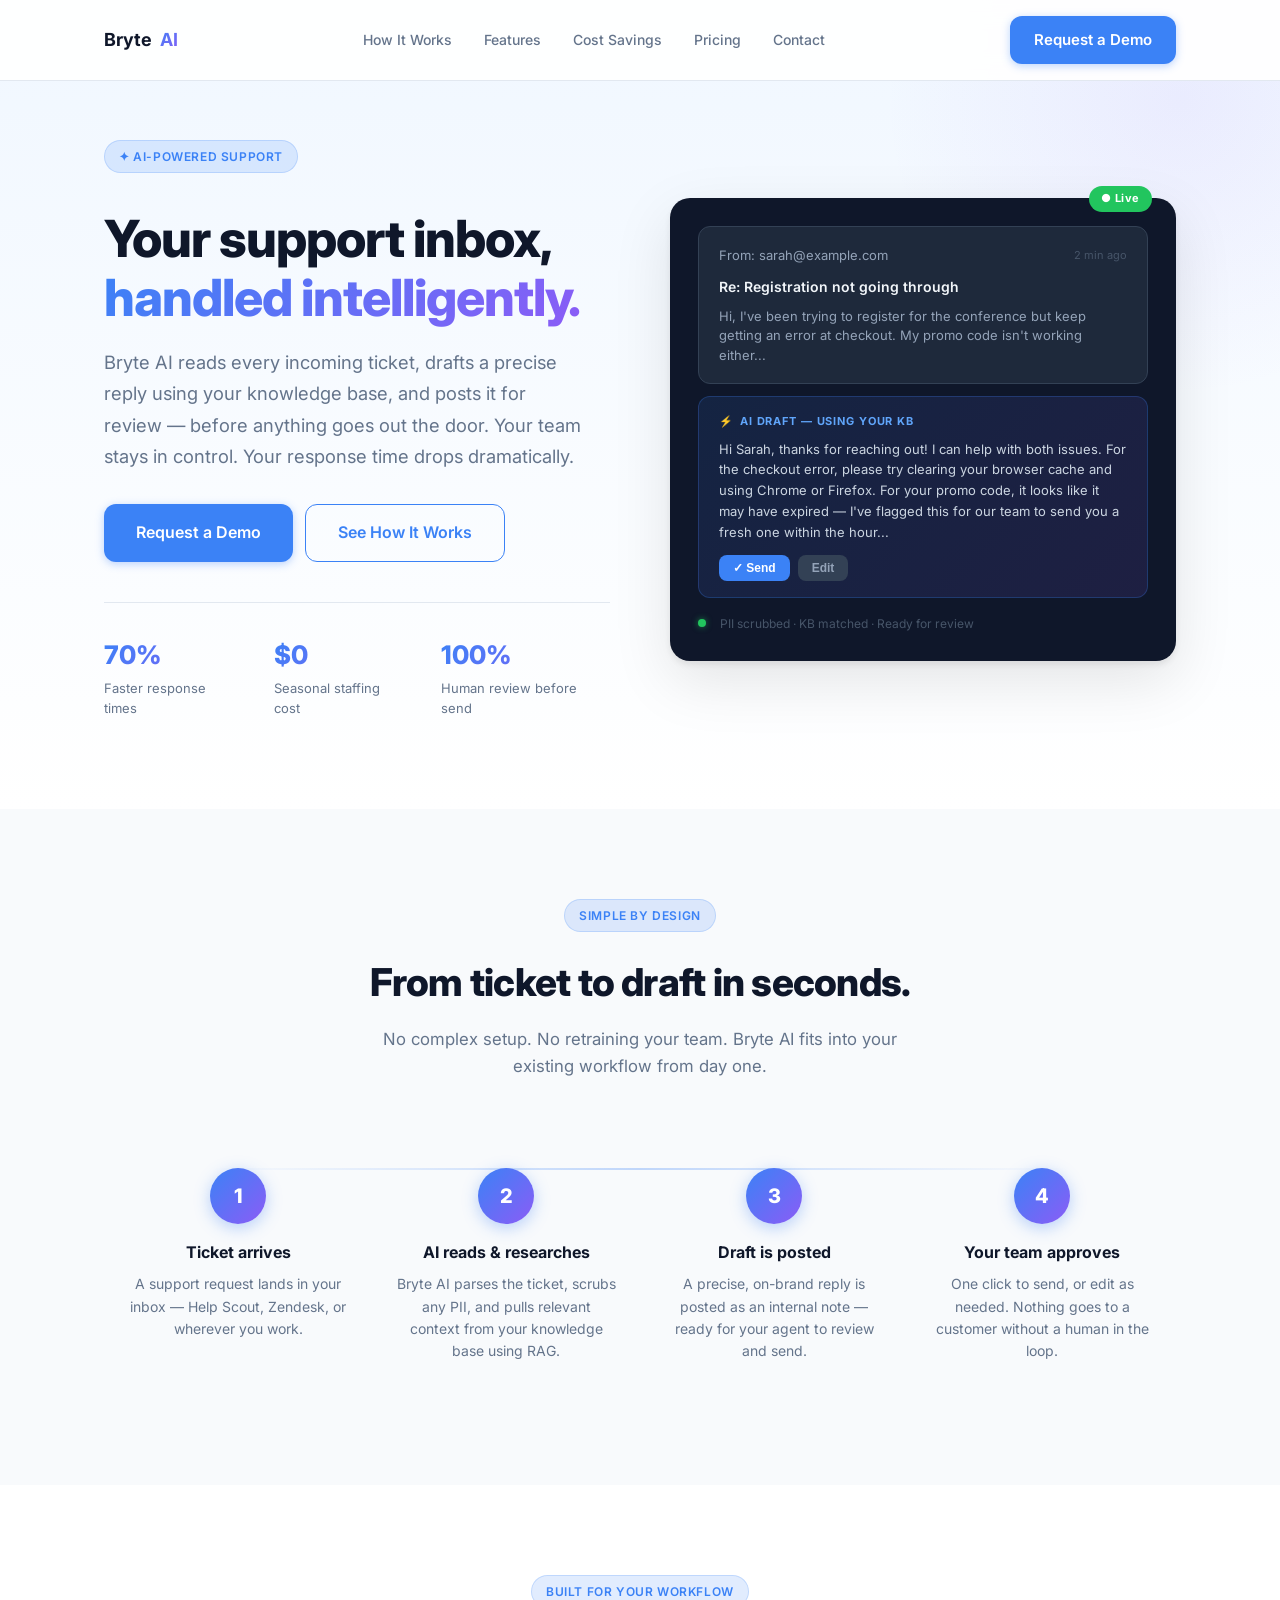
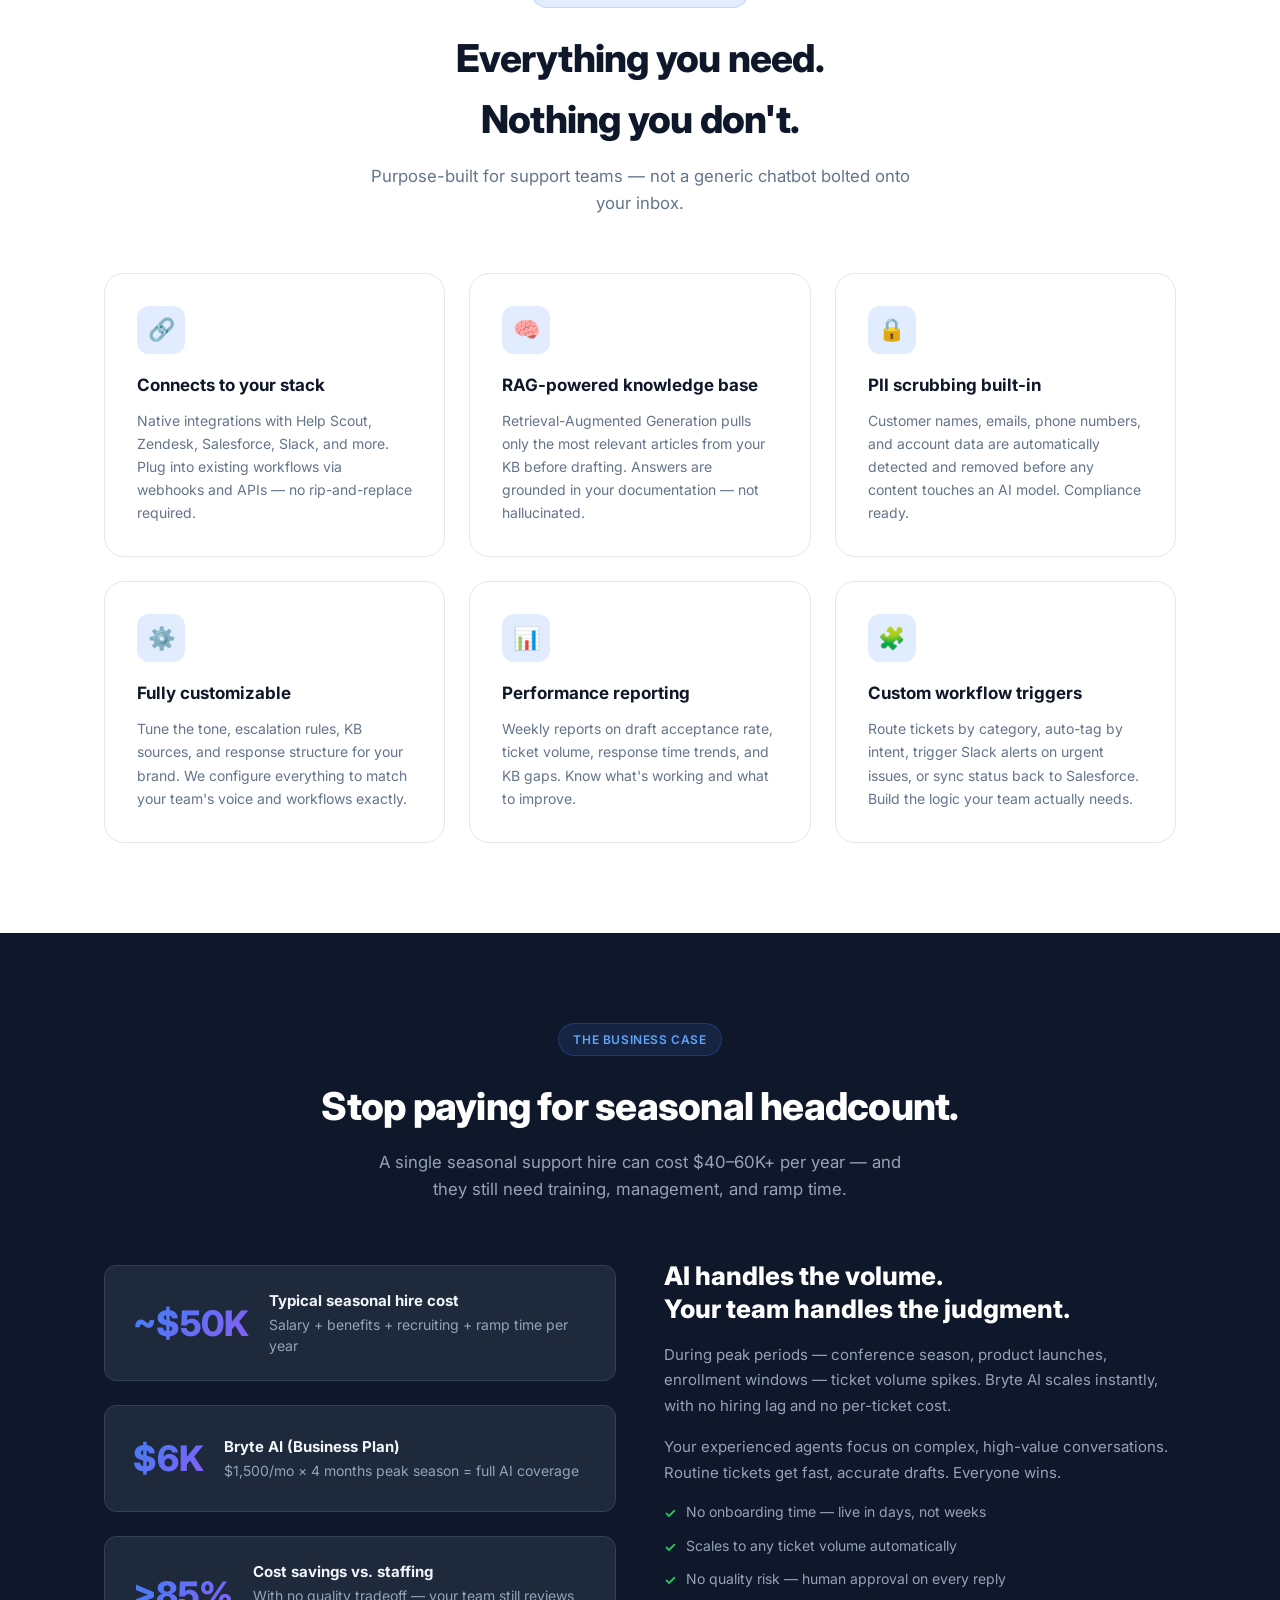
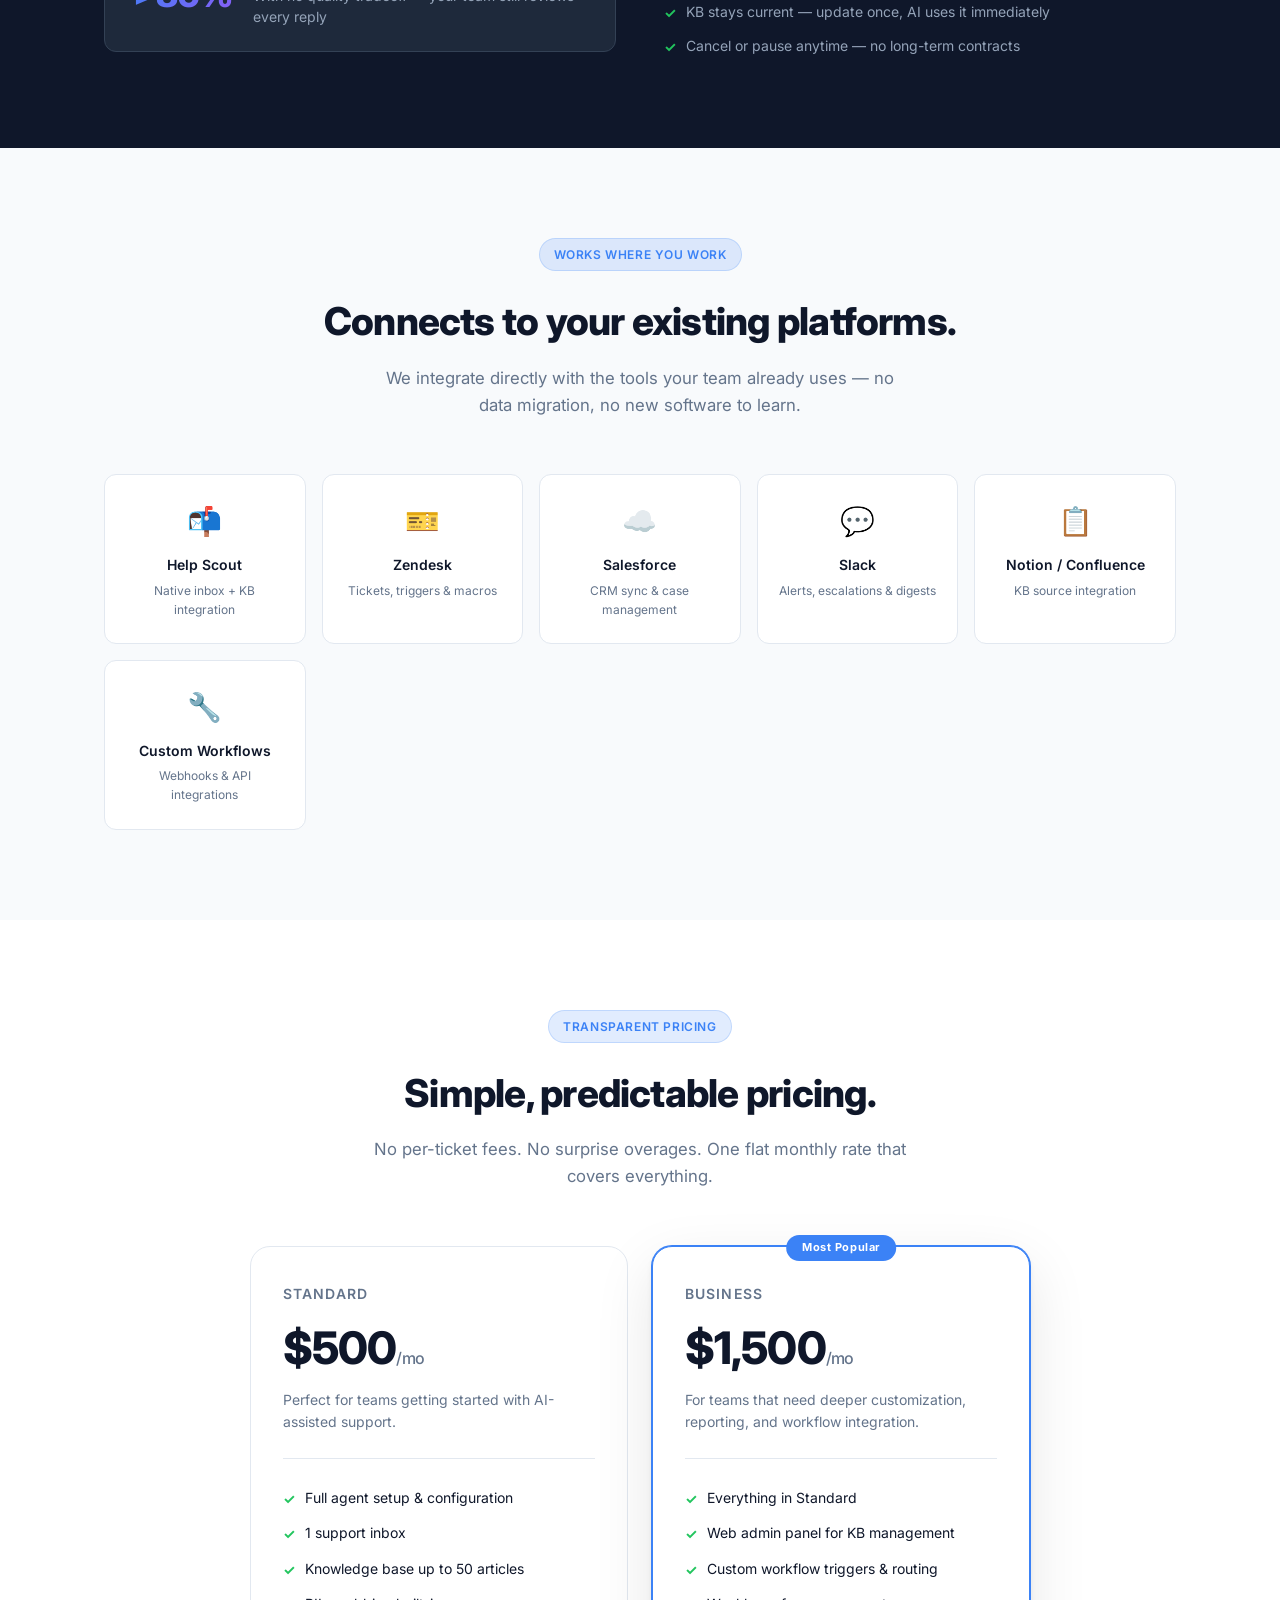
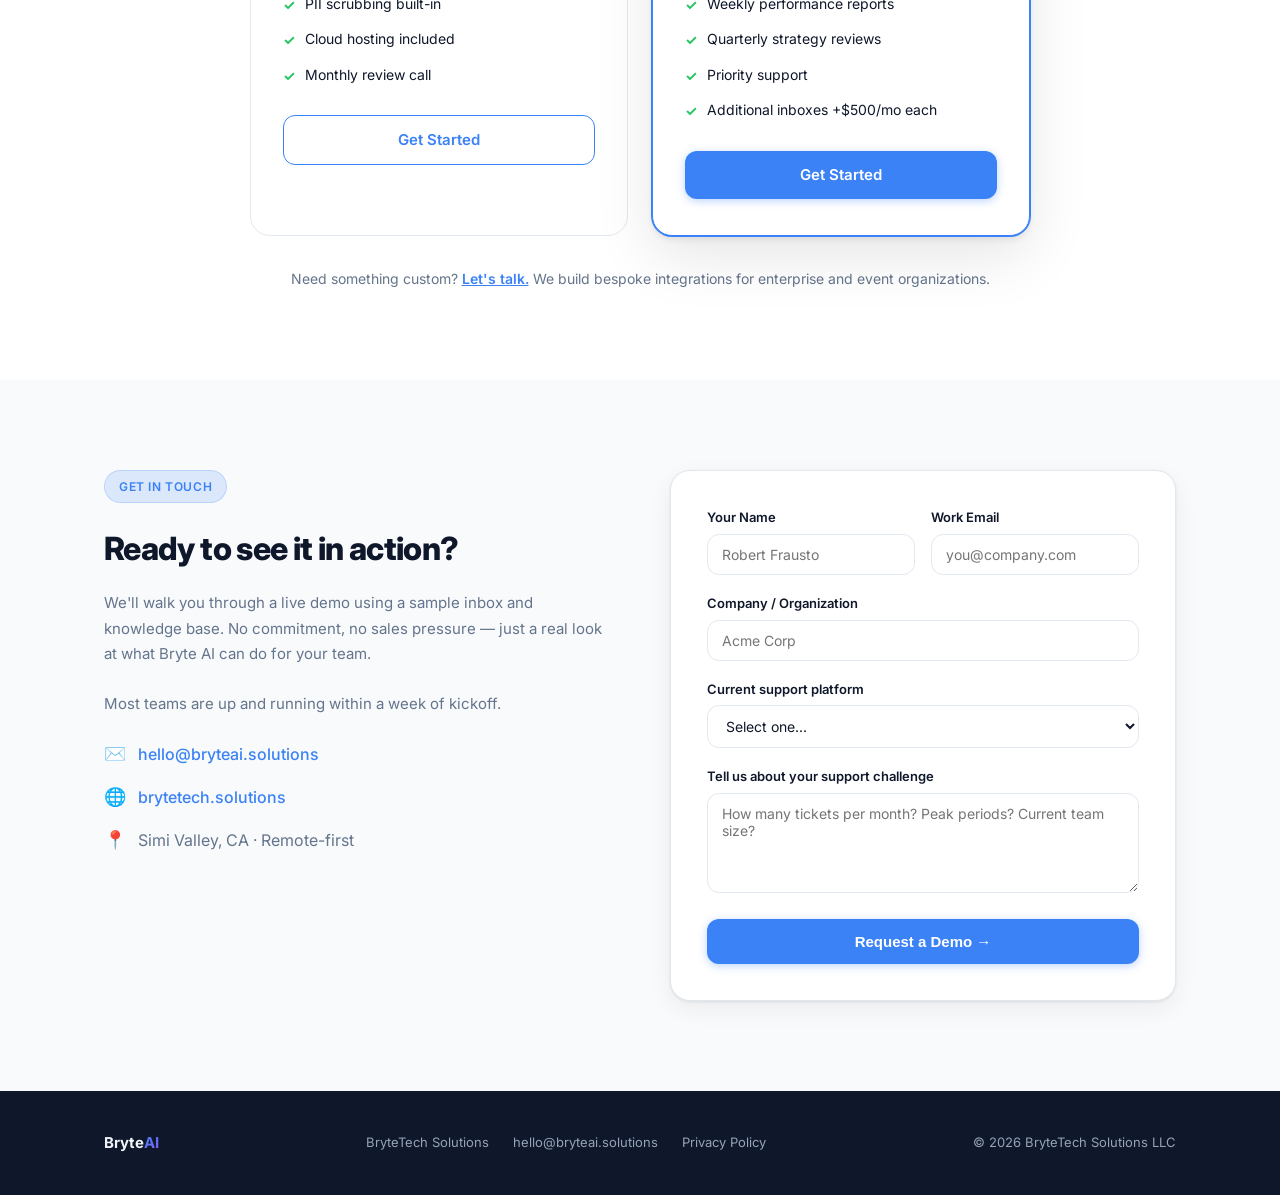
<file: index.html>
<!DOCTYPE html>
<html lang="en">
<head>
  <meta charset="UTF-8" />
  <meta name="viewport" content="width=device-width, initial-scale=1.0" />
  <title>Bryte AI — AI Support Agent for Modern Teams</title>
  <meta name="description" content="Bryte AI reads your support inbox, drafts intelligent replies using your knowledge base, and integrates with the tools you already use. Cut support costs without cutting quality." />
  <link rel="preconnect" href="https://fonts.googleapis.com" />
  <link rel="preconnect" href="https://fonts.gstatic.com" crossorigin />
  <link href="https://fonts.googleapis.com/css2?family=Inter:wght@400;500;600;700;800&display=swap" rel="stylesheet" />
  <link rel="stylesheet" href="styles.css" />
</head>
<body>

  <!-- NAV -->
  <nav>
    <div class="nav-inner">
      <a href="/" class="nav-logo">Bryte<span>AI</span></a>
      <ul class="nav-links">
        <li><a href="#how-it-works">How It Works</a></li>
        <li><a href="#features">Features</a></li>
        <li><a href="#savings">Cost Savings</a></li>
        <li><a href="#pricing">Pricing</a></li>
        <li><a href="#contact">Contact</a></li>
      </ul>
      <div class="nav-cta">
        <a href="#contact" class="btn btn-primary">Request a Demo</a>
      </div>
    </div>
  </nav>

  <!-- HERO -->
  <section class="hero">
    <div class="hero-inner">
      <div class="hero-copy">
        <div class="hero-eyebrow">
          <span class="badge">✦ AI-Powered Support</span>
        </div>
        <h1>Your support inbox,<br /><span class="gradient-text">handled intelligently.</span></h1>
        <p>Bryte AI reads every incoming ticket, drafts a precise reply using your knowledge base, and posts it for review — before anything goes out the door. Your team stays in control. Your response time drops dramatically.</p>
        <div class="hero-ctas">
          <a href="#contact" class="btn btn-primary btn-lg">Request a Demo</a>
          <a href="#how-it-works" class="btn btn-outline btn-lg">See How It Works</a>
        </div>
        <div class="hero-stats">
          <div>
            <div class="hero-stat-num">70%</div>
            <div class="hero-stat-label">Faster response times</div>
          </div>
          <div>
            <div class="hero-stat-num">$0</div>
            <div class="hero-stat-label">Seasonal staffing cost</div>
          </div>
          <div>
            <div class="hero-stat-num">100%</div>
            <div class="hero-stat-label">Human review before send</div>
          </div>
        </div>
      </div>
      <div class="hero-visual">
        <div class="hero-badge-live">● Live</div>
        <div class="ticket">
          <div class="ticket-header">
            <span class="ticket-from">From: sarah@example.com</span>
            <span style="font-size:11px;color:#475569;">2 min ago</span>
          </div>
          <div class="ticket-subject">Re: Registration not going through</div>
          <div class="ticket-body" style="margin-top:8px;">Hi, I've been trying to register for the conference but keep getting an error at checkout. My promo code isn't working either...</div>
        </div>
        <div class="ai-draft">
          <div class="ai-draft-label">
            <span>⚡</span> AI Draft — using your KB
          </div>
          <div class="ai-draft-text">
            Hi Sarah, thanks for reaching out! I can help with both issues. For the checkout error, please try clearing your browser cache and using Chrome or Firefox. For your promo code, it looks like it may have expired — I've flagged this for our team to send you a fresh one within the hour...
          </div>
          <div class="ai-actions">
            <button class="ai-btn ai-btn-send">✓ Send</button>
            <button class="ai-btn ai-btn-edit">Edit</button>
          </div>
        </div>
        <div style="margin-top:16px;display:flex;align-items:center;gap:8px;font-size:12px;color:#475569;">
          <span class="status-dot"></span>
          PII scrubbed · KB matched · Ready for review
        </div>
      </div>
    </div>
  </section>

  <!-- HOW IT WORKS -->
  <section class="section section-alt" id="how-it-works">
    <div class="container">
      <div class="section-header">
        <span class="badge">Simple by design</span>
        <h2>From ticket to draft in seconds.</h2>
        <p>No complex setup. No retraining your team. Bryte AI fits into your existing workflow from day one.</p>
      </div>
      <div class="steps">
        <div class="step">
          <div class="step-num">1</div>
          <h3>Ticket arrives</h3>
          <p>A support request lands in your inbox — Help Scout, Zendesk, or wherever you work.</p>
        </div>
        <div class="step">
          <div class="step-num">2</div>
          <h3>AI reads & researches</h3>
          <p>Bryte AI parses the ticket, scrubs any PII, and pulls relevant context from your knowledge base using RAG.</p>
        </div>
        <div class="step">
          <div class="step-num">3</div>
          <h3>Draft is posted</h3>
          <p>A precise, on-brand reply is posted as an internal note — ready for your agent to review and send.</p>
        </div>
        <div class="step">
          <div class="step-num">4</div>
          <h3>Your team approves</h3>
          <p>One click to send, or edit as needed. Nothing goes to a customer without a human in the loop.</p>
        </div>
      </div>
    </div>
  </section>

  <!-- FEATURES -->
  <section class="section" id="features">
    <div class="container">
      <div class="section-header">
        <span class="badge">Built for your workflow</span>
        <h2>Everything you need.<br />Nothing you don't.</h2>
        <p>Purpose-built for support teams — not a generic chatbot bolted onto your inbox.</p>
      </div>
      <div class="features-grid">
        <div class="feature-card">
          <div class="feature-icon">🔗</div>
          <h3>Connects to your stack</h3>
          <p>Native integrations with Help Scout, Zendesk, Salesforce, Slack, and more. Plug into existing workflows via webhooks and APIs — no rip-and-replace required.</p>
        </div>
        <div class="feature-card">
          <div class="feature-icon">🧠</div>
          <h3>RAG-powered knowledge base</h3>
          <p>Retrieval-Augmented Generation pulls only the most relevant articles from your KB before drafting. Answers are grounded in your documentation — not hallucinated.</p>
        </div>
        <div class="feature-card">
          <div class="feature-icon">🔒</div>
          <h3>PII scrubbing built-in</h3>
          <p>Customer names, emails, phone numbers, and account data are automatically detected and removed before any content touches an AI model. Compliance ready.</p>
        </div>
        <div class="feature-card">
          <div class="feature-icon">⚙️</div>
          <h3>Fully customizable</h3>
          <p>Tune the tone, escalation rules, KB sources, and response structure for your brand. We configure everything to match your team's voice and workflows exactly.</p>
        </div>
        <div class="feature-card">
          <div class="feature-icon">📊</div>
          <h3>Performance reporting</h3>
          <p>Weekly reports on draft acceptance rate, ticket volume, response time trends, and KB gaps. Know what's working and what to improve.</p>
        </div>
        <div class="feature-card">
          <div class="feature-icon">🧩</div>
          <h3>Custom workflow triggers</h3>
          <p>Route tickets by category, auto-tag by intent, trigger Slack alerts on urgent issues, or sync status back to Salesforce. Build the logic your team actually needs.</p>
        </div>
      </div>
    </div>
  </section>

  <!-- COST SAVINGS -->
  <section class="roi-section" id="savings">
    <div class="container">
      <div class="section-header">
        <span class="badge" style="color:#60a5fa;background:rgba(59,130,246,0.12);border-color:rgba(59,130,246,0.25);">The business case</span>
        <h2>Stop paying for seasonal headcount.</h2>
        <p style="color:#94a3b8;">A single seasonal support hire can cost $40–60K+ per year — and they still need training, management, and ramp time.</p>
      </div>
      <div class="roi-grid">
        <div class="roi-numbers">
          <div class="roi-item">
            <div class="roi-num">~$50K</div>
            <div class="roi-label"><strong>Typical seasonal hire cost</strong>Salary + benefits + recruiting + ramp time per year</div>
          </div>
          <div class="roi-item">
            <div class="roi-num">$6K</div>
            <div class="roi-label"><strong>Bryte AI (Business Plan)</strong>$1,500/mo × 4 months peak season = full AI coverage</div>
          </div>
          <div class="roi-item">
            <div class="roi-num">&gt;85%</div>
            <div class="roi-label"><strong>Cost savings vs. staffing</strong>With no quality tradeoff — your team still reviews every reply</div>
          </div>
        </div>
        <div class="roi-copy">
          <h3>AI handles the volume.<br />Your team handles the judgment.</h3>
          <p>During peak periods — conference season, product launches, enrollment windows — ticket volume spikes. Bryte AI scales instantly, with no hiring lag and no per-ticket cost.</p>
          <p>Your experienced agents focus on complex, high-value conversations. Routine tickets get fast, accurate drafts. Everyone wins.</p>
          <ul class="roi-list">
            <li>No onboarding time — live in days, not weeks</li>
            <li>Scales to any ticket volume automatically</li>
            <li>No quality risk — human approval on every reply</li>
            <li>KB stays current — update once, AI uses it immediately</li>
            <li>Cancel or pause anytime — no long-term contracts</li>
          </ul>
        </div>
      </div>
    </div>
  </section>

  <!-- PLATFORMS -->
  <section class="section section-alt">
    <div class="container">
      <div class="section-header">
        <span class="badge">Works where you work</span>
        <h2>Connects to your existing platforms.</h2>
        <p>We integrate directly with the tools your team already uses — no data migration, no new software to learn.</p>
      </div>
      <div class="platforms-grid">
        <div class="platform-card">
          <div class="platform-icon">📬</div>
          <div class="platform-name">Help Scout</div>
          <div class="platform-desc">Native inbox + KB integration</div>
        </div>
        <div class="platform-card">
          <div class="platform-icon">🎫</div>
          <div class="platform-name">Zendesk</div>
          <div class="platform-desc">Tickets, triggers & macros</div>
        </div>
        <div class="platform-card">
          <div class="platform-icon">☁️</div>
          <div class="platform-name">Salesforce</div>
          <div class="platform-desc">CRM sync & case management</div>
        </div>
        <div class="platform-card">
          <div class="platform-icon">💬</div>
          <div class="platform-name">Slack</div>
          <div class="platform-desc">Alerts, escalations & digests</div>
        </div>
        <div class="platform-card">
          <div class="platform-icon">📋</div>
          <div class="platform-name">Notion / Confluence</div>
          <div class="platform-desc">KB source integration</div>
        </div>
        <div class="platform-card">
          <div class="platform-icon">🔧</div>
          <div class="platform-name">Custom Workflows</div>
          <div class="platform-desc">Webhooks & API integrations</div>
        </div>
      </div>
    </div>
  </section>

  <!-- PRICING -->
  <section class="section" id="pricing">
    <div class="container">
      <div class="section-header">
        <span class="badge">Transparent pricing</span>
        <h2>Simple, predictable pricing.</h2>
        <p>No per-ticket fees. No surprise overages. One flat monthly rate that covers everything.</p>
      </div>
      <div class="pricing-grid">
        <div class="pricing-card">
          <div class="pricing-name">Standard</div>
          <div class="pricing-price">$500<span>/mo</span></div>
          <div class="pricing-desc">Perfect for teams getting started with AI-assisted support.</div>
          <ul class="pricing-features">
            <li>Full agent setup & configuration</li>
            <li>1 support inbox</li>
            <li>Knowledge base up to 50 articles</li>
            <li>PII scrubbing built-in</li>
            <li>Cloud hosting included</li>
            <li>Monthly review call</li>
          </ul>
          <a href="#contact" class="btn btn-outline" style="width:100%;justify-content:center;">Get Started</a>
        </div>
        <div class="pricing-card featured">
          <div class="pricing-popular">Most Popular</div>
          <div class="pricing-name">Business</div>
          <div class="pricing-price">$1,500<span>/mo</span></div>
          <div class="pricing-desc">For teams that need deeper customization, reporting, and workflow integration.</div>
          <ul class="pricing-features">
            <li>Everything in Standard</li>
            <li>Web admin panel for KB management</li>
            <li>Custom workflow triggers & routing</li>
            <li>Weekly performance reports</li>
            <li>Quarterly strategy reviews</li>
            <li>Priority support</li>
            <li>Additional inboxes +$500/mo each</li>
          </ul>
          <a href="#contact" class="btn btn-primary" style="width:100%;justify-content:center;">Get Started</a>
        </div>
      </div>
      <p style="text-align:center;color:var(--text-muted);font-size:14px;margin-top:32px;">Need something custom? <a href="#contact" style="color:var(--primary);font-weight:600;">Let's talk.</a> We build bespoke integrations for enterprise and event organizations.</p>
    </div>
  </section>

  <!-- CONTACT -->
  <section class="contact-section" id="contact">
    <div class="container">
      <div class="contact-inner">
        <div class="contact-copy">
          <span class="badge">Get in touch</span>
          <h2>Ready to see it in action?</h2>
          <p>We'll walk you through a live demo using a sample inbox and knowledge base. No commitment, no sales pressure — just a real look at what Bryte AI can do for your team.</p>
          <p>Most teams are up and running within a week of kickoff.</p>
          <div class="contact-detail">
            <span class="contact-detail-icon">✉️</span>
            <a href="mailto:hello@bryteai.solutions">hello@bryteai.solutions</a>
          </div>
          <div class="contact-detail">
            <span class="contact-detail-icon">🌐</span>
            <a href="https://brytetech.solutions" target="_blank">brytetech.solutions</a>
          </div>
          <div class="contact-detail">
            <span class="contact-detail-icon">📍</span>
            <span style="color:var(--text-muted);">Simi Valley, CA · Remote-first</span>
          </div>
        </div>
        <div class="contact-form">
          <form id="contactForm" action="https://formspree.io/f/REPLACE_ME" method="POST">
            <div class="form-row">
              <div class="form-group">
                <label for="name">Your Name</label>
                <input type="text" id="name" name="name" placeholder="Robert Frausto" required />
              </div>
              <div class="form-group">
                <label for="email">Work Email</label>
                <input type="email" id="email" name="email" placeholder="you@company.com" required />
              </div>
            </div>
            <div class="form-group">
              <label for="company">Company / Organization</label>
              <input type="text" id="company" name="company" placeholder="Acme Corp" />
            </div>
            <div class="form-group">
              <label for="platform">Current support platform</label>
              <select id="platform" name="platform">
                <option value="">Select one...</option>
                <option>Help Scout</option>
                <option>Zendesk</option>
                <option>Salesforce Service Cloud</option>
                <option>Freshdesk</option>
                <option>Email only</option>
                <option>Other</option>
              </select>
            </div>
            <div class="form-group">
              <label for="message">Tell us about your support challenge</label>
              <textarea id="message" name="message" placeholder="How many tickets per month? Peak periods? Current team size?"></textarea>
            </div>
            <button type="submit" class="btn btn-primary" style="width:100%;justify-content:center;font-size:15px;padding:14px;">Request a Demo →</button>
            <div class="form-success" id="formSuccess">✓ Got it! We'll be in touch within one business day.</div>
          </form>
        </div>
      </div>
    </div>
  </section>

  <!-- FOOTER -->
  <footer>
    <div class="container">
      <div class="footer-inner">
        <div class="footer-logo">Bryte<span style="background:linear-gradient(135deg,#3b82f6,#8b5cf6);-webkit-background-clip:text;-webkit-text-fill-color:transparent;background-clip:text;">AI</span></div>
        <div class="footer-links">
          <a href="https://brytetech.solutions" target="_blank">BryteTech Solutions</a>
          <a href="mailto:hello@bryteai.solutions">hello@bryteai.solutions</a>
          <a href="/privacy">Privacy Policy</a>
        </div>
        <div class="footer-copy">© 2026 BryteTech Solutions LLC</div>
      </div>
    </div>
  </footer>

  <script>
    // Smooth form handling
    const form = document.getElementById('contactForm');
    const success = document.getElementById('formSuccess');
    form.addEventListener('submit', async (e) => {
      e.preventDefault();
      const btn = form.querySelector('button[type=submit]');
      btn.textContent = 'Sending...';
      btn.disabled = true;
      try {
        const res = await fetch(form.action, {
          method: 'POST',
          body: new FormData(form),
          headers: { 'Accept': 'application/json' }
        });
        if (res.ok) {
          form.reset();
          success.style.display = 'block';
          btn.textContent = '✓ Sent!';
        } else {
          btn.textContent = 'Try again';
          btn.disabled = false;
        }
      } catch {
        btn.textContent = 'Try again';
        btn.disabled = false;
      }
    });
  </script>
</body>
</html>
</file>
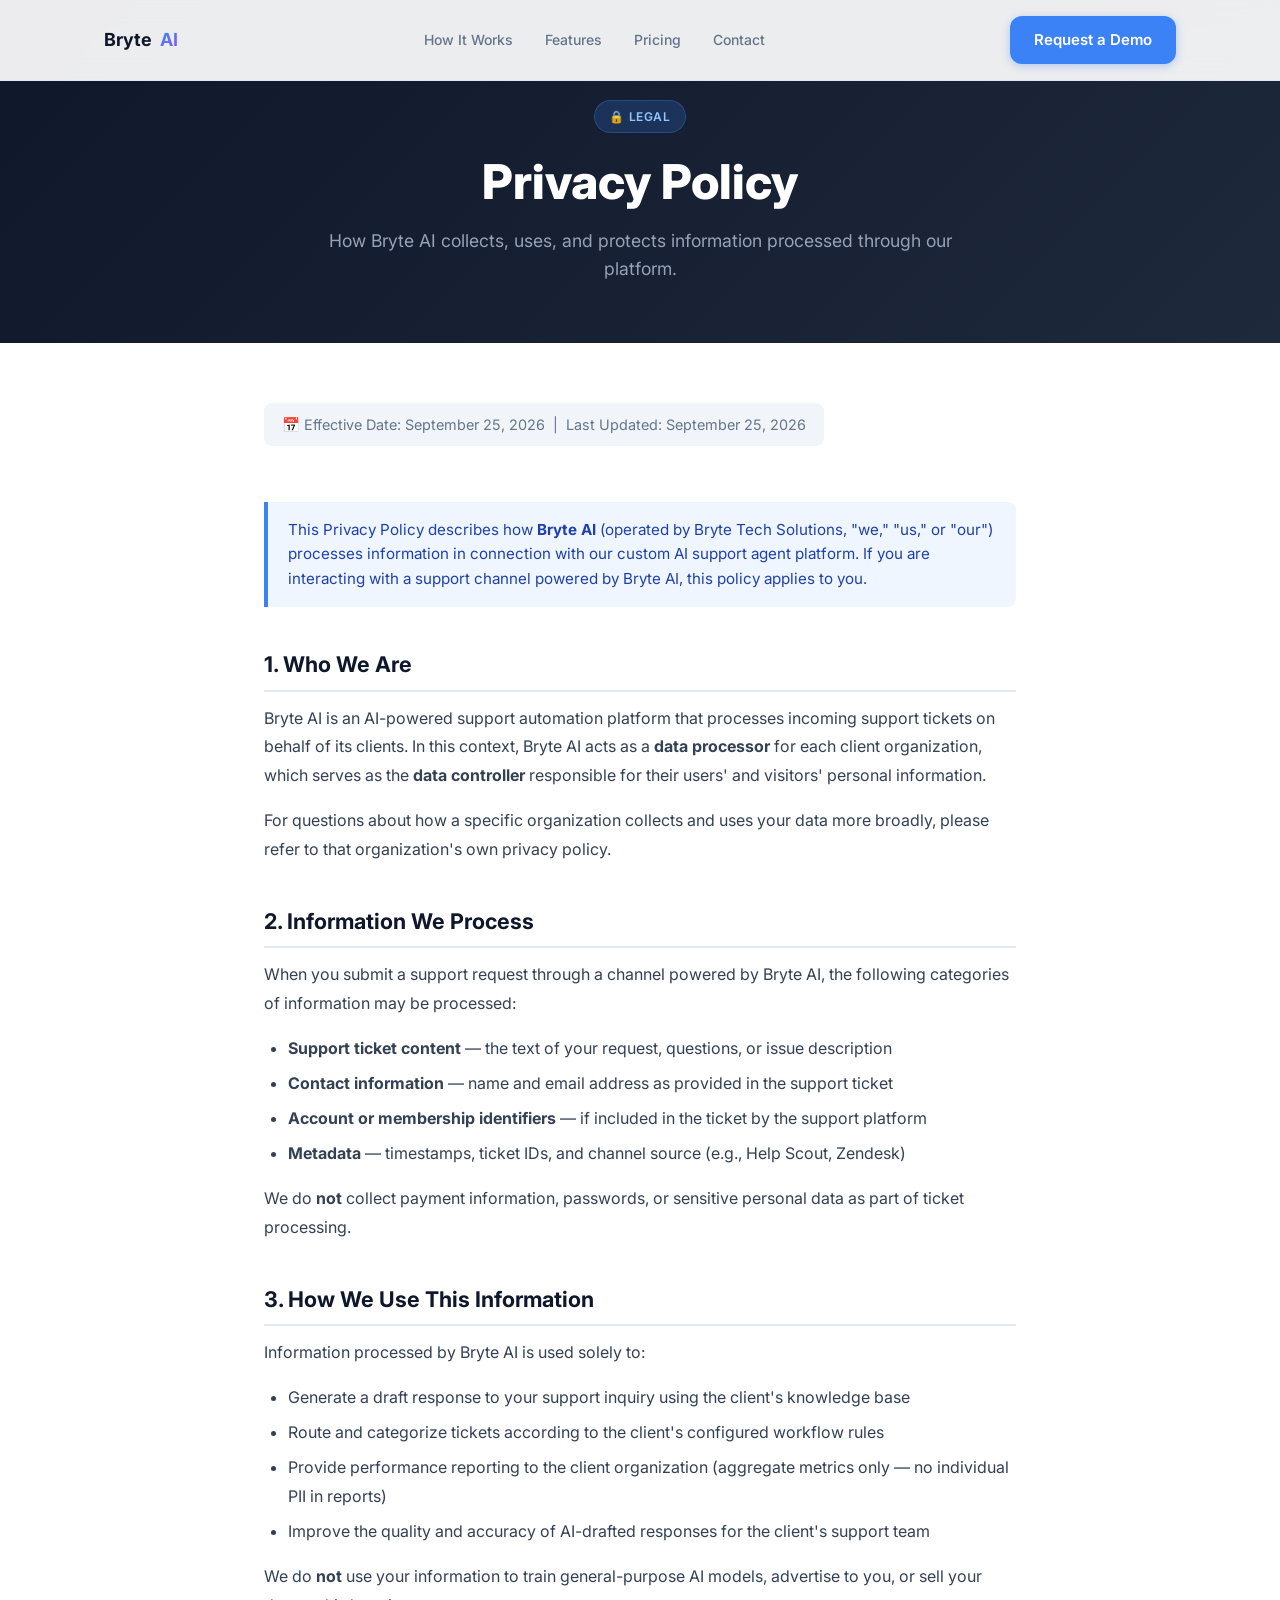
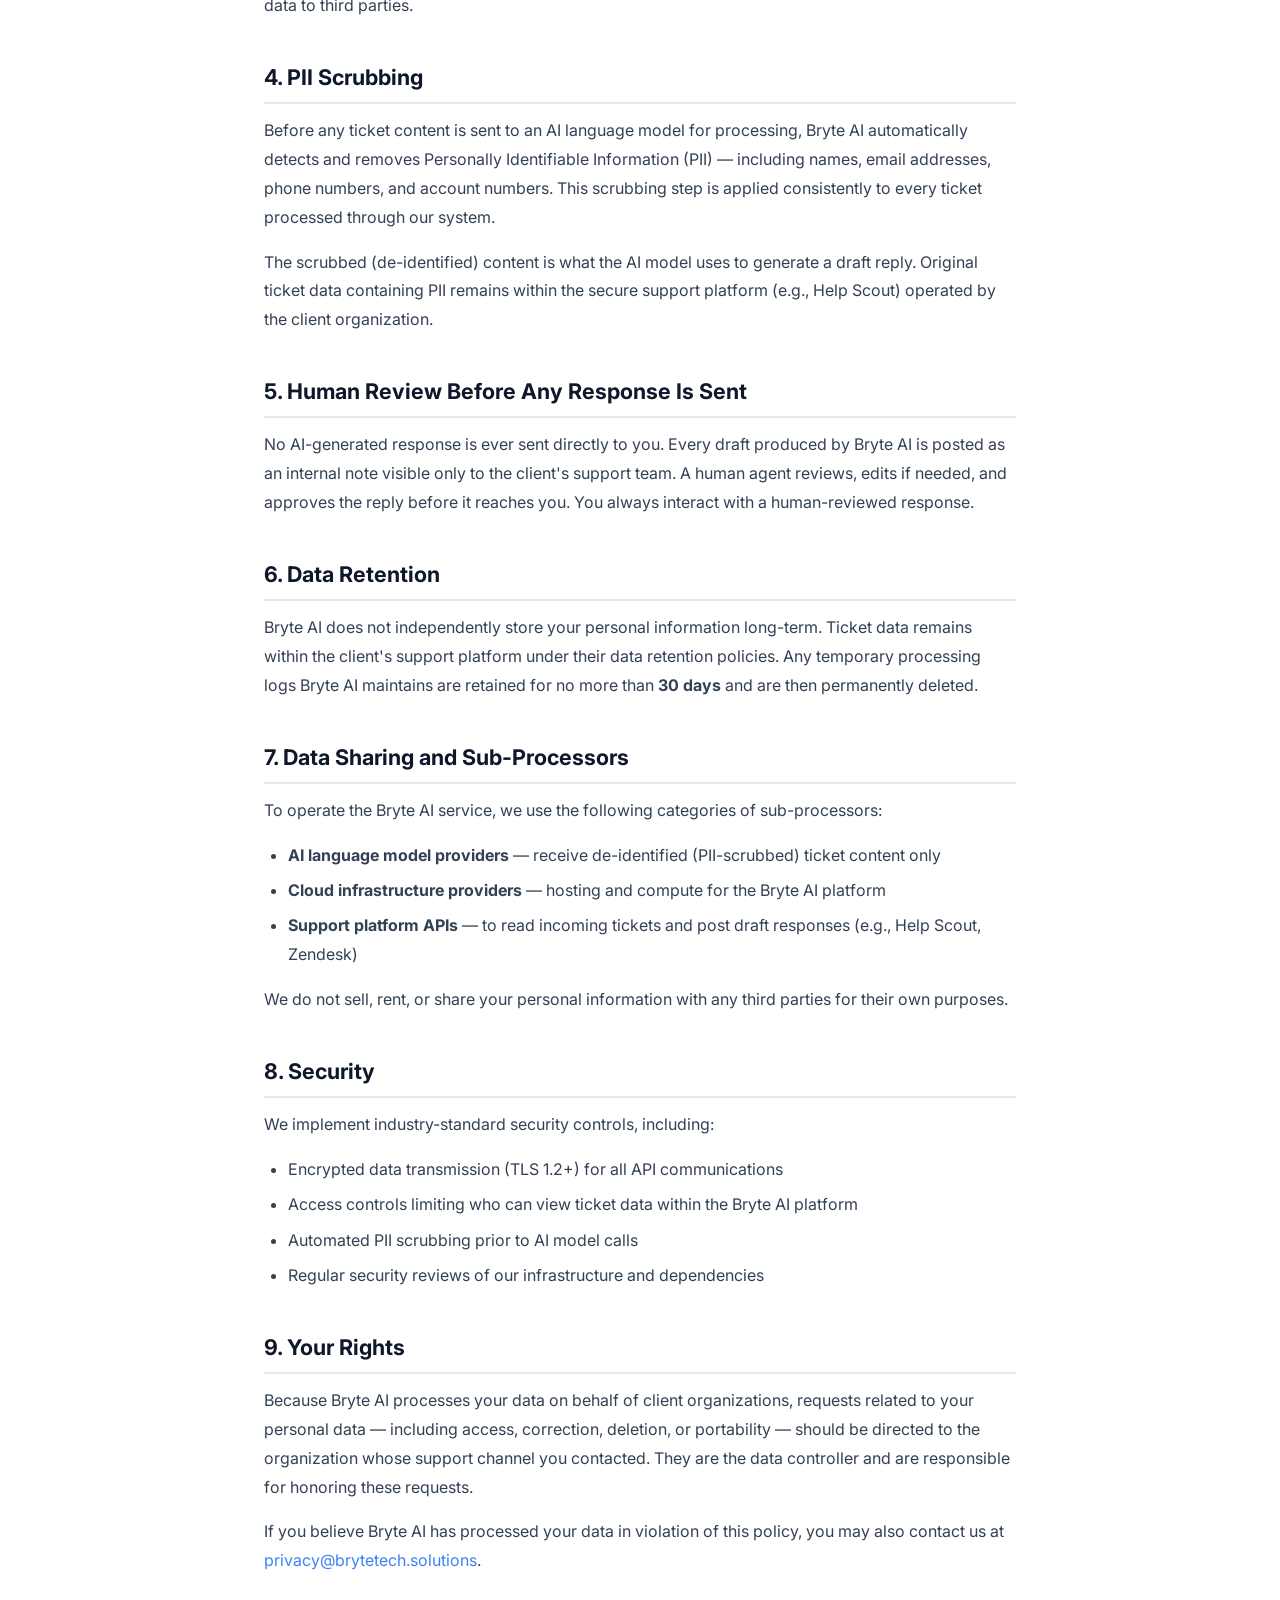
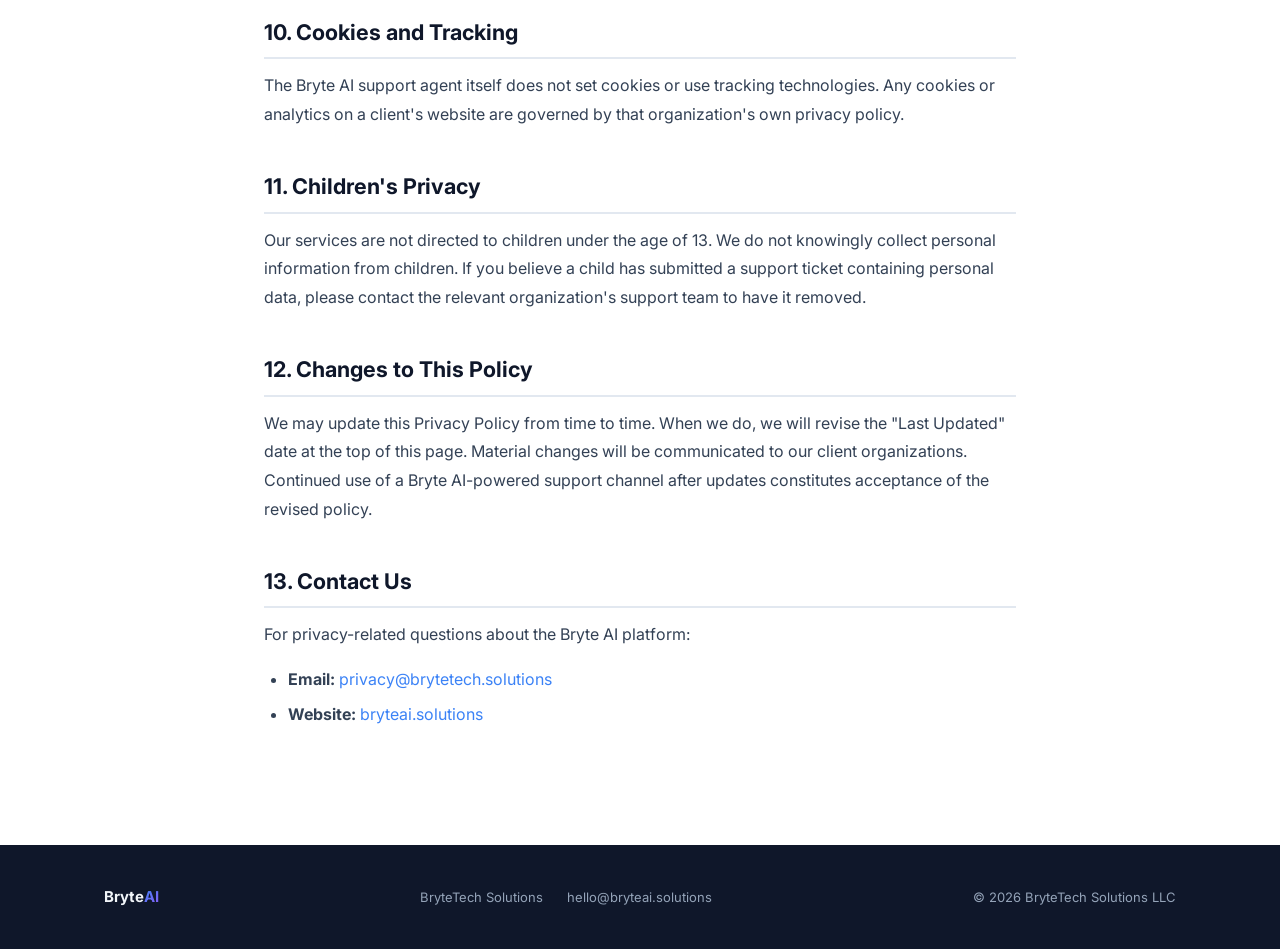
<file: privacy.html>
<!DOCTYPE html>
<html lang="en">
<head>
  <meta charset="UTF-8" />
  <meta name="viewport" content="width=device-width, initial-scale=1.0" />
  <title>Privacy Policy — Bryte AI</title>
  <meta name="description" content="Privacy Policy for the Bryte AI custom AI support agent platform." />
  <link rel="preconnect" href="https://fonts.googleapis.com" />
  <link rel="preconnect" href="https://fonts.gstatic.com" crossorigin />
  <link href="https://fonts.googleapis.com/css2?family=Inter:wght@400;500;600;700;800&display=swap" rel="stylesheet" />
  <link rel="stylesheet" href="styles.css" />
  <style>
    .privacy-hero {
      padding: 100px 0 60px;
      background: linear-gradient(135deg, #0f172a 0%, #1e293b 100%);
      color: #fff;
      text-align: center;
    }
    .privacy-hero .badge {
      background: rgba(59,130,246,0.2);
      color: #93c5fd;
      border-color: rgba(59,130,246,0.3);
    }
    .privacy-hero h1 {
      font-size: clamp(2rem, 5vw, 3rem);
      font-weight: 800;
      margin-bottom: 1rem;
      line-height: 1.2;
    }
    .privacy-hero p {
      color: #94a3b8;
      font-size: 1.1rem;
      max-width: 640px;
      margin: 0 auto;
    }
    .privacy-body {
      max-width: 800px;
      margin: 0 auto;
      padding: 60px 24px 100px;
    }
    .privacy-body h2 {
      font-size: 1.35rem;
      font-weight: 700;
      color: #0f172a;
      margin: 2.5rem 0 0.75rem;
      padding-bottom: 0.5rem;
      border-bottom: 2px solid #e2e8f0;
    }
    .privacy-body h2:first-child { margin-top: 0; }
    .privacy-body p {
      color: #334155;
      line-height: 1.8;
      margin-bottom: 1rem;
    }
    .privacy-body ul {
      color: #334155;
      line-height: 1.8;
      padding-left: 1.5rem;
      margin-bottom: 1rem;
    }
    .privacy-body ul li { margin-bottom: 0.4rem; }
    .privacy-body a { color: #3b82f6; text-decoration: none; }
    .privacy-body a:hover { text-decoration: underline; }
    .effective-date {
      display: inline-block;
      background: #f1f5f9;
      border-radius: 8px;
      padding: 10px 18px;
      font-size: 0.9rem;
      color: #64748b;
      margin-bottom: 2rem;
    }
    .callout {
      background: #eff6ff;
      border-left: 4px solid #3b82f6;
      border-radius: 0 8px 8px 0;
      padding: 16px 20px;
      margin: 1.5rem 0;
      color: #1e40af;
      font-size: 0.95rem;
    }
  </style>
</head>
<body>

  <!-- NAV -->
  <nav>
    <div class="nav-inner">
      <a href="/" class="nav-logo">Bryte<span>AI</span></a>
      <ul class="nav-links">
        <li><a href="/#how-it-works">How It Works</a></li>
        <li><a href="/#features">Features</a></li>
        <li><a href="/#pricing">Pricing</a></li>
        <li><a href="/#contact">Contact</a></li>
      </ul>
      <div class="nav-cta">
        <a href="/#contact" class="btn btn-primary">Request a Demo</a>
      </div>
    </div>
  </nav>

  <!-- HERO -->
  <section class="privacy-hero">
    <div class="container">
      <div class="badge">🔒 Legal</div>
      <h1>Privacy Policy</h1>
      <p>How Bryte AI collects, uses, and protects information processed through our platform.</p>
    </div>
  </section>

  <!-- BODY -->
  <div class="privacy-body">
    <div class="effective-date">📅 Effective Date: September 25, 2026 &nbsp;|&nbsp; Last Updated: September 25, 2026</div>

    <div class="callout">
      This Privacy Policy describes how <strong>Bryte AI</strong> (operated by Bryte Tech Solutions, "we," "us," or "our") processes information in connection with our custom AI support agent platform. If you are interacting with a support channel powered by Bryte AI, this policy applies to you.
    </div>

    <h2>1. Who We Are</h2>
    <p>Bryte AI is an AI-powered support automation platform that processes incoming support tickets on behalf of its clients. In this context, Bryte AI acts as a <strong>data processor</strong> for each client organization, which serves as the <strong>data controller</strong> responsible for their users' and visitors' personal information.</p>
    <p>For questions about how a specific organization collects and uses your data more broadly, please refer to that organization's own privacy policy.</p>

    <h2>2. Information We Process</h2>
    <p>When you submit a support request through a channel powered by Bryte AI, the following categories of information may be processed:</p>
    <ul>
      <li><strong>Support ticket content</strong> — the text of your request, questions, or issue description</li>
      <li><strong>Contact information</strong> — name and email address as provided in the support ticket</li>
      <li><strong>Account or membership identifiers</strong> — if included in the ticket by the support platform</li>
      <li><strong>Metadata</strong> — timestamps, ticket IDs, and channel source (e.g., Help Scout, Zendesk)</li>
    </ul>
    <p>We do <strong>not</strong> collect payment information, passwords, or sensitive personal data as part of ticket processing.</p>

    <h2>3. How We Use This Information</h2>
    <p>Information processed by Bryte AI is used solely to:</p>
    <ul>
      <li>Generate a draft response to your support inquiry using the client's knowledge base</li>
      <li>Route and categorize tickets according to the client's configured workflow rules</li>
      <li>Provide performance reporting to the client organization (aggregate metrics only — no individual PII in reports)</li>
      <li>Improve the quality and accuracy of AI-drafted responses for the client's support team</li>
    </ul>
    <p>We do <strong>not</strong> use your information to train general-purpose AI models, advertise to you, or sell your data to third parties.</p>

    <h2>4. PII Scrubbing</h2>
    <p>Before any ticket content is sent to an AI language model for processing, Bryte AI automatically detects and removes Personally Identifiable Information (PII) — including names, email addresses, phone numbers, and account numbers. This scrubbing step is applied consistently to every ticket processed through our system.</p>
    <p>The scrubbed (de-identified) content is what the AI model uses to generate a draft reply. Original ticket data containing PII remains within the secure support platform (e.g., Help Scout) operated by the client organization.</p>

    <h2>5. Human Review Before Any Response Is Sent</h2>
    <p>No AI-generated response is ever sent directly to you. Every draft produced by Bryte AI is posted as an internal note visible only to the client's support team. A human agent reviews, edits if needed, and approves the reply before it reaches you. You always interact with a human-reviewed response.</p>

    <h2>6. Data Retention</h2>
    <p>Bryte AI does not independently store your personal information long-term. Ticket data remains within the client's support platform under their data retention policies. Any temporary processing logs Bryte AI maintains are retained for no more than <strong>30 days</strong> and are then permanently deleted.</p>

    <h2>7. Data Sharing and Sub-Processors</h2>
    <p>To operate the Bryte AI service, we use the following categories of sub-processors:</p>
    <ul>
      <li><strong>AI language model providers</strong> — receive de-identified (PII-scrubbed) ticket content only</li>
      <li><strong>Cloud infrastructure providers</strong> — hosting and compute for the Bryte AI platform</li>
      <li><strong>Support platform APIs</strong> — to read incoming tickets and post draft responses (e.g., Help Scout, Zendesk)</li>
    </ul>
    <p>We do not sell, rent, or share your personal information with any third parties for their own purposes.</p>

    <h2>8. Security</h2>
    <p>We implement industry-standard security controls, including:</p>
    <ul>
      <li>Encrypted data transmission (TLS 1.2+) for all API communications</li>
      <li>Access controls limiting who can view ticket data within the Bryte AI platform</li>
      <li>Automated PII scrubbing prior to AI model calls</li>
      <li>Regular security reviews of our infrastructure and dependencies</li>
    </ul>

    <h2>9. Your Rights</h2>
    <p>Because Bryte AI processes your data on behalf of client organizations, requests related to your personal data — including access, correction, deletion, or portability — should be directed to the organization whose support channel you contacted. They are the data controller and are responsible for honoring these requests.</p>
    <p>If you believe Bryte AI has processed your data in violation of this policy, you may also contact us at <a href="mailto:privacy@brytetech.solutions">privacy@brytetech.solutions</a>.</p>

    <h2>10. Cookies and Tracking</h2>
    <p>The Bryte AI support agent itself does not set cookies or use tracking technologies. Any cookies or analytics on a client's website are governed by that organization's own privacy policy.</p>

    <h2>11. Children's Privacy</h2>
    <p>Our services are not directed to children under the age of 13. We do not knowingly collect personal information from children. If you believe a child has submitted a support ticket containing personal data, please contact the relevant organization's support team to have it removed.</p>

    <h2>12. Changes to This Policy</h2>
    <p>We may update this Privacy Policy from time to time. When we do, we will revise the "Last Updated" date at the top of this page. Material changes will be communicated to our client organizations. Continued use of a Bryte AI-powered support channel after updates constitutes acceptance of the revised policy.</p>

    <h2>13. Contact Us</h2>
    <p>For privacy-related questions about the Bryte AI platform:</p>
    <ul>
      <li><strong>Email:</strong> <a href="mailto:privacy@brytetech.solutions">privacy@brytetech.solutions</a></li>
      <li><strong>Website:</strong> <a href="https://bryteai.solutions">bryteai.solutions</a></li>
    </ul>
  </div>

  <!-- FOOTER -->
  <footer>
    <div class="container">
      <div class="footer-inner">
        <div class="footer-logo">Bryte<span style="background:linear-gradient(135deg,#3b82f6,#8b5cf6);-webkit-background-clip:text;-webkit-text-fill-color:transparent;background-clip:text;">AI</span></div>
        <div class="footer-links">
          <a href="https://brytetech.solutions" target="_blank">BryteTech Solutions</a>
          <a href="mailto:hello@bryteai.solutions">hello@bryteai.solutions</a>
        </div>
        <div class="footer-copy">© 2026 BryteTech Solutions LLC</div>
      </div>
    </div>
  </footer>

</body>
</html>
</file>
<file: styles.css>
/* ============================
   Bryte AI — Styles
   ============================ */

:root {
  --primary: #3b82f6;
  --primary-dark: #2563eb;
  --primary-glow: rgba(59, 130, 246, 0.15);
  --bg: #ffffff;
  --bg-alt: #f8fafc;
  --bg-dark: #0f172a;
  --bg-dark-card: #1e293b;
  --text: #0f172a;
  --text-muted: #64748b;
  --text-light: #94a3b8;
  --border: #e2e8f0;
  --border-dark: #334155;
  --radius: 12px;
  --radius-lg: 20px;
  --shadow: 0 1px 3px rgba(0,0,0,0.08), 0 8px 24px rgba(0,0,0,0.06);
  --shadow-lg: 0 4px 6px rgba(0,0,0,0.07), 0 20px 60px rgba(0,0,0,0.1);
}

*, *::before, *::after { box-sizing: border-box; margin: 0; padding: 0; }
html { scroll-behavior: smooth; }
body {
  font-family: 'Inter', -apple-system, BlinkMacSystemFont, sans-serif;
  color: var(--text);
  background: var(--bg);
  line-height: 1.6;
  font-size: 16px;
  -webkit-font-smoothing: antialiased;
}

/* ---- Utilities ---- */
.container { max-width: 1120px; margin: 0 auto; padding: 0 24px; }

.gradient-text {
  background: linear-gradient(135deg, #3b82f6 0%, #8b5cf6 100%);
  -webkit-background-clip: text;
  -webkit-text-fill-color: transparent;
  background-clip: text;
}

.badge {
  display: inline-flex;
  align-items: center;
  gap: 6px;
  padding: 6px 14px;
  border-radius: 100px;
  font-size: 12px;
  font-weight: 600;
  letter-spacing: 0.05em;
  text-transform: uppercase;
  background: var(--primary-glow);
  color: var(--primary);
  border: 1px solid rgba(59, 130, 246, 0.2);
  margin-bottom: 1.25rem;
}

/* ---- Buttons ---- */
.btn {
  display: inline-flex;
  align-items: center;
  gap: 8px;
  padding: 12px 24px;
  border-radius: var(--radius);
  font-size: 15px;
  font-weight: 600;
  text-decoration: none;
  cursor: pointer;
  border: none;
  transition: all 0.2s;
  white-space: nowrap;
}
.btn-primary {
  background: var(--primary);
  color: #fff;
  box-shadow: 0 2px 8px rgba(59,130,246,0.35);
}
.btn-primary:hover { background: var(--primary-dark); transform: translateY(-1px); box-shadow: 0 4px 16px rgba(59,130,246,0.4); }
.btn-outline {
  background: transparent;
  color: var(--primary);
  border: 1.5px solid var(--primary);
}
.btn-outline:hover { background: var(--primary-glow); }
.btn-lg { padding: 15px 32px; font-size: 16px; }

/* ---- Nav ---- */
nav {
  position: fixed;
  top: 0; left: 0; right: 0;
  z-index: 100;
  background: rgba(255,255,255,0.92);
  backdrop-filter: blur(12px);
  border-bottom: 1px solid var(--border);
}
.nav-inner {
  display: flex;
  align-items: center;
  justify-content: space-between;
  padding: 16px 24px;
  max-width: 1120px;
  margin: 0 auto;
}
.nav-logo {
  font-size: 18px;
  font-weight: 700;
  text-decoration: none;
  color: var(--text);
  display: flex;
  align-items: center;
  gap: 8px;
}
.nav-logo span {
  background: linear-gradient(135deg, #3b82f6, #8b5cf6);
  -webkit-background-clip: text;
  -webkit-text-fill-color: transparent;
  background-clip: text;
}
.nav-links {
  display: flex;
  align-items: center;
  gap: 32px;
  list-style: none;
}
.nav-links a {
  text-decoration: none;
  color: var(--text-muted);
  font-size: 14px;
  font-weight: 500;
  transition: color 0.2s;
}
.nav-links a:hover { color: var(--text); }
.nav-cta { display: flex; align-items: center; gap: 12px; }
@media (max-width: 768px) {
  .nav-links { display: none; }
}

/* ---- Hero ---- */
.hero {
  padding: 140px 0 90px;
  background: linear-gradient(180deg, #f0f7ff 0%, #ffffff 100%);
  position: relative;
  overflow: hidden;
}
.hero::before {
  content: '';
  position: absolute;
  top: -200px; right: -200px;
  width: 600px; height: 600px;
  background: radial-gradient(circle, rgba(139,92,246,0.08) 0%, transparent 70%);
  pointer-events: none;
}
.hero-inner {
  display: grid;
  grid-template-columns: 1fr 1fr;
  align-items: center;
  gap: 60px;
  max-width: 1120px;
  margin: 0 auto;
  padding: 0 24px;
}
.hero-eyebrow { margin-bottom: 1rem; }
.hero h1 {
  font-size: clamp(2.2rem, 4vw, 3.2rem);
  font-weight: 800;
  line-height: 1.15;
  letter-spacing: -0.02em;
  margin-bottom: 1.25rem;
}
.hero p {
  font-size: 1.15rem;
  color: var(--text-muted);
  line-height: 1.7;
  margin-bottom: 2rem;
  max-width: 480px;
}
.hero-ctas { display: flex; gap: 12px; flex-wrap: wrap; }
.hero-stats {
  display: flex;
  gap: 32px;
  margin-top: 2.5rem;
  padding-top: 2rem;
  border-top: 1px solid var(--border);
}
.hero-stat-num {
  font-size: 1.6rem;
  font-weight: 800;
  background: linear-gradient(135deg, #3b82f6, #8b5cf6);
  -webkit-background-clip: text;
  -webkit-text-fill-color: transparent;
  background-clip: text;
}
.hero-stat-label { font-size: 13px; color: var(--text-muted); margin-top: 2px; }

/* Hero visual */
.hero-visual {
  background: var(--bg-dark);
  border-radius: var(--radius-lg);
  padding: 28px;
  box-shadow: var(--shadow-lg), 0 0 0 1px rgba(255,255,255,0.06);
  position: relative;
}
.ticket {
  background: var(--bg-dark-card);
  border-radius: var(--radius);
  padding: 18px 20px;
  border: 1px solid var(--border-dark);
  margin-bottom: 12px;
}
.ticket-header {
  display: flex;
  align-items: center;
  justify-content: space-between;
  margin-bottom: 10px;
}
.ticket-from { font-size: 13px; color: var(--text-light); }
.ticket-subject { font-size: 14px; font-weight: 600; color: #f1f5f9; }
.ticket-body { font-size: 13px; color: #94a3b8; line-height: 1.5; }
.status-dot {
  width: 8px; height: 8px;
  border-radius: 50%;
  background: #22c55e;
  display: inline-block;
  margin-right: 6px;
  box-shadow: 0 0 6px rgba(34,197,94,0.6);
}
.ai-draft {
  background: linear-gradient(135deg, rgba(59,130,246,0.12), rgba(139,92,246,0.12));
  border: 1px solid rgba(59,130,246,0.25);
  border-radius: var(--radius);
  padding: 16px 20px;
  margin-top: 12px;
}
.ai-draft-label {
  font-size: 11px;
  font-weight: 700;
  color: #60a5fa;
  text-transform: uppercase;
  letter-spacing: 0.08em;
  margin-bottom: 8px;
  display: flex;
  align-items: center;
  gap: 6px;
}
.ai-draft-text { font-size: 13px; color: #cbd5e1; line-height: 1.6; }
.ai-actions {
  display: flex;
  gap: 8px;
  margin-top: 12px;
}
.ai-btn {
  padding: 6px 14px;
  border-radius: 8px;
  font-size: 12px;
  font-weight: 600;
  border: none;
  cursor: pointer;
}
.ai-btn-send { background: #3b82f6; color: #fff; }
.ai-btn-edit { background: var(--border-dark); color: #94a3b8; }
.hero-badge-live {
  position: absolute;
  top: -12px; right: 24px;
  background: #22c55e;
  color: #fff;
  font-size: 11px;
  font-weight: 700;
  padding: 4px 12px;
  border-radius: 100px;
  letter-spacing: 0.05em;
}
@media (max-width: 900px) {
  .hero-inner { grid-template-columns: 1fr; }
  .hero-visual { display: none; }
}

/* ---- How it works ---- */
.section { padding: 90px 0; }
.section-alt { background: var(--bg-alt); }
.section-header { text-align: center; margin-bottom: 56px; }
.section-header h2 { font-size: clamp(1.8rem, 3vw, 2.5rem); font-weight: 800; margin-bottom: 0.75rem; letter-spacing: -0.02em; }
.section-header p { font-size: 1.05rem; color: var(--text-muted); max-width: 540px; margin: 0 auto; }

.steps {
  display: grid;
  grid-template-columns: repeat(auto-fit, minmax(200px, 1fr));
  gap: 0;
  position: relative;
}
.steps::before {
  content: '';
  position: absolute;
  top: 32px;
  left: 10%;
  right: 10%;
  height: 2px;
  background: linear-gradient(90deg, transparent, var(--primary), transparent);
  opacity: 0.3;
}
.step {
  text-align: center;
  padding: 32px 24px;
  position: relative;
}
.step-num {
  width: 56px; height: 56px;
  border-radius: 50%;
  background: linear-gradient(135deg, #3b82f6, #8b5cf6);
  color: #fff;
  font-size: 20px;
  font-weight: 800;
  display: flex;
  align-items: center;
  justify-content: center;
  margin: 0 auto 16px;
  box-shadow: 0 4px 16px rgba(59,130,246,0.35);
}
.step h3 { font-size: 16px; font-weight: 700; margin-bottom: 8px; }
.step p { font-size: 14px; color: var(--text-muted); line-height: 1.6; }

/* ---- Features ---- */
.features-grid {
  display: grid;
  grid-template-columns: repeat(auto-fit, minmax(300px, 1fr));
  gap: 24px;
}
.feature-card {
  background: #fff;
  border: 1px solid var(--border);
  border-radius: var(--radius-lg);
  padding: 32px;
  transition: box-shadow 0.2s, transform 0.2s;
}
.feature-card:hover { box-shadow: var(--shadow-lg); transform: translateY(-2px); }
.feature-icon {
  width: 48px; height: 48px;
  background: var(--primary-glow);
  border-radius: 12px;
  display: flex;
  align-items: center;
  justify-content: center;
  font-size: 22px;
  margin-bottom: 18px;
}
.feature-card h3 { font-size: 17px; font-weight: 700; margin-bottom: 10px; }
.feature-card p { font-size: 14px; color: var(--text-muted); line-height: 1.65; }

/* ---- ROI / Savings ---- */
.roi-section {
  background: var(--bg-dark);
  color: #fff;
  padding: 90px 0;
}
.roi-section .section-header h2 { color: #fff; }
.roi-section .section-header p { color: var(--text-light); }
.roi-grid {
  display: grid;
  grid-template-columns: 1fr 1fr;
  gap: 48px;
  align-items: center;
}
.roi-numbers { display: flex; flex-direction: column; gap: 24px; }
.roi-item {
  background: var(--bg-dark-card);
  border: 1px solid var(--border-dark);
  border-radius: var(--radius);
  padding: 24px 28px;
  display: flex;
  align-items: center;
  gap: 20px;
}
.roi-num {
  font-size: 2.2rem;
  font-weight: 800;
  background: linear-gradient(135deg, #3b82f6, #8b5cf6);
  -webkit-background-clip: text;
  -webkit-text-fill-color: transparent;
  background-clip: text;
  white-space: nowrap;
}
.roi-label { font-size: 14px; color: #94a3b8; line-height: 1.5; }
.roi-label strong { display: block; color: #f1f5f9; font-size: 15px; margin-bottom: 2px; }
.roi-copy h3 { font-size: 1.6rem; font-weight: 800; margin-bottom: 16px; line-height: 1.3; }
.roi-copy p { color: #94a3b8; font-size: 15px; line-height: 1.7; margin-bottom: 16px; }
.roi-list { list-style: none; display: flex; flex-direction: column; gap: 10px; }
.roi-list li { display: flex; align-items: flex-start; gap: 10px; font-size: 14px; color: #94a3b8; }
.roi-list li::before { content: '✓'; color: #22c55e; font-weight: 700; flex-shrink: 0; margin-top: 1px; }
@media (max-width: 768px) { .roi-grid { grid-template-columns: 1fr; } }

/* ---- Platforms ---- */
.platforms-grid {
  display: grid;
  grid-template-columns: repeat(auto-fit, minmax(180px, 1fr));
  gap: 16px;
}
.platform-card {
  background: #fff;
  border: 1px solid var(--border);
  border-radius: var(--radius);
  padding: 24px 20px;
  text-align: center;
  transition: box-shadow 0.2s;
}
.platform-card:hover { box-shadow: var(--shadow); }
.platform-icon { font-size: 28px; margin-bottom: 10px; }
.platform-name { font-size: 14px; font-weight: 600; color: var(--text); margin-bottom: 4px; }
.platform-desc { font-size: 12px; color: var(--text-muted); }

/* ---- Pricing ---- */
.pricing-grid {
  display: grid;
  grid-template-columns: repeat(auto-fit, minmax(300px, 1fr));
  gap: 24px;
  max-width: 780px;
  margin: 0 auto;
}
.pricing-card {
  background: #fff;
  border: 1px solid var(--border);
  border-radius: var(--radius-lg);
  padding: 36px 32px;
  position: relative;
}
.pricing-card.featured {
  border-color: var(--primary);
  box-shadow: 0 0 0 1px var(--primary), var(--shadow-lg);
}
.pricing-popular {
  position: absolute;
  top: -12px;
  left: 50%;
  transform: translateX(-50%);
  background: var(--primary);
  color: #fff;
  font-size: 11px;
  font-weight: 700;
  padding: 4px 16px;
  border-radius: 100px;
  letter-spacing: 0.05em;
  white-space: nowrap;
}
.pricing-name { font-size: 14px; font-weight: 600; color: var(--text-muted); text-transform: uppercase; letter-spacing: 0.08em; margin-bottom: 8px; }
.pricing-price { font-size: 2.8rem; font-weight: 800; letter-spacing: -0.02em; margin-bottom: 4px; }
.pricing-price span { font-size: 16px; font-weight: 500; color: var(--text-muted); }
.pricing-desc { font-size: 14px; color: var(--text-muted); margin-bottom: 28px; padding-bottom: 24px; border-bottom: 1px solid var(--border); }
.pricing-features { list-style: none; display: flex; flex-direction: column; gap: 12px; margin-bottom: 28px; }
.pricing-features li { display: flex; align-items: flex-start; gap: 10px; font-size: 14px; }
.pricing-features li::before { content: '✓'; color: #22c55e; font-weight: 700; flex-shrink: 0; margin-top: 1px; }

/* ---- Contact ---- */
.contact-section { background: var(--bg-alt); padding: 90px 0; }
.contact-inner {
  display: grid;
  grid-template-columns: 1fr 1fr;
  gap: 60px;
  align-items: start;
}
.contact-copy h2 { font-size: 2rem; font-weight: 800; margin-bottom: 16px; letter-spacing: -0.02em; }
.contact-copy p { color: var(--text-muted); font-size: 15px; line-height: 1.7; margin-bottom: 24px; }
.contact-detail { display: flex; align-items: center; gap: 12px; margin-bottom: 14px; }
.contact-detail-icon { font-size: 18px; }
.contact-detail a { color: var(--primary); text-decoration: none; font-weight: 500; }
.contact-form { background: #fff; border: 1px solid var(--border); border-radius: var(--radius-lg); padding: 36px; box-shadow: var(--shadow); }
.form-group { margin-bottom: 18px; }
.form-group label { display: block; font-size: 13px; font-weight: 600; color: var(--text); margin-bottom: 6px; }
.form-group input,
.form-group textarea,
.form-group select {
  width: 100%;
  padding: 11px 14px;
  border: 1px solid var(--border);
  border-radius: var(--radius);
  font-size: 14px;
  font-family: inherit;
  color: var(--text);
  background: var(--bg);
  transition: border-color 0.2s, box-shadow 0.2s;
  outline: none;
}
.form-group input:focus,
.form-group textarea:focus,
.form-group select:focus {
  border-color: var(--primary);
  box-shadow: 0 0 0 3px var(--primary-glow);
}
.form-group textarea { resize: vertical; min-height: 100px; }
.form-row { display: grid; grid-template-columns: 1fr 1fr; gap: 16px; }
@media (max-width: 768px) {
  .contact-inner { grid-template-columns: 1fr; }
  .form-row { grid-template-columns: 1fr; }
}

/* ---- Footer ---- */
footer {
  background: var(--bg-dark);
  color: var(--text-light);
  padding: 40px 0;
}
.footer-inner {
  display: flex;
  align-items: center;
  justify-content: space-between;
  flex-wrap: wrap;
  gap: 16px;
}
.footer-logo { font-weight: 700; color: #f1f5f9; font-size: 15px; }
.footer-links { display: flex; gap: 24px; }
.footer-links a { color: var(--text-light); text-decoration: none; font-size: 13px; }
.footer-links a:hover { color: #f1f5f9; }
.footer-copy { font-size: 13px; }

/* ---- Form status ---- */
.form-success {
  display: none;
  background: rgba(34,197,94,0.1);
  border: 1px solid rgba(34,197,94,0.3);
  border-radius: var(--radius);
  padding: 16px;
  text-align: center;
  color: #16a34a;
  font-weight: 600;
  margin-top: 12px;
}
</file>
